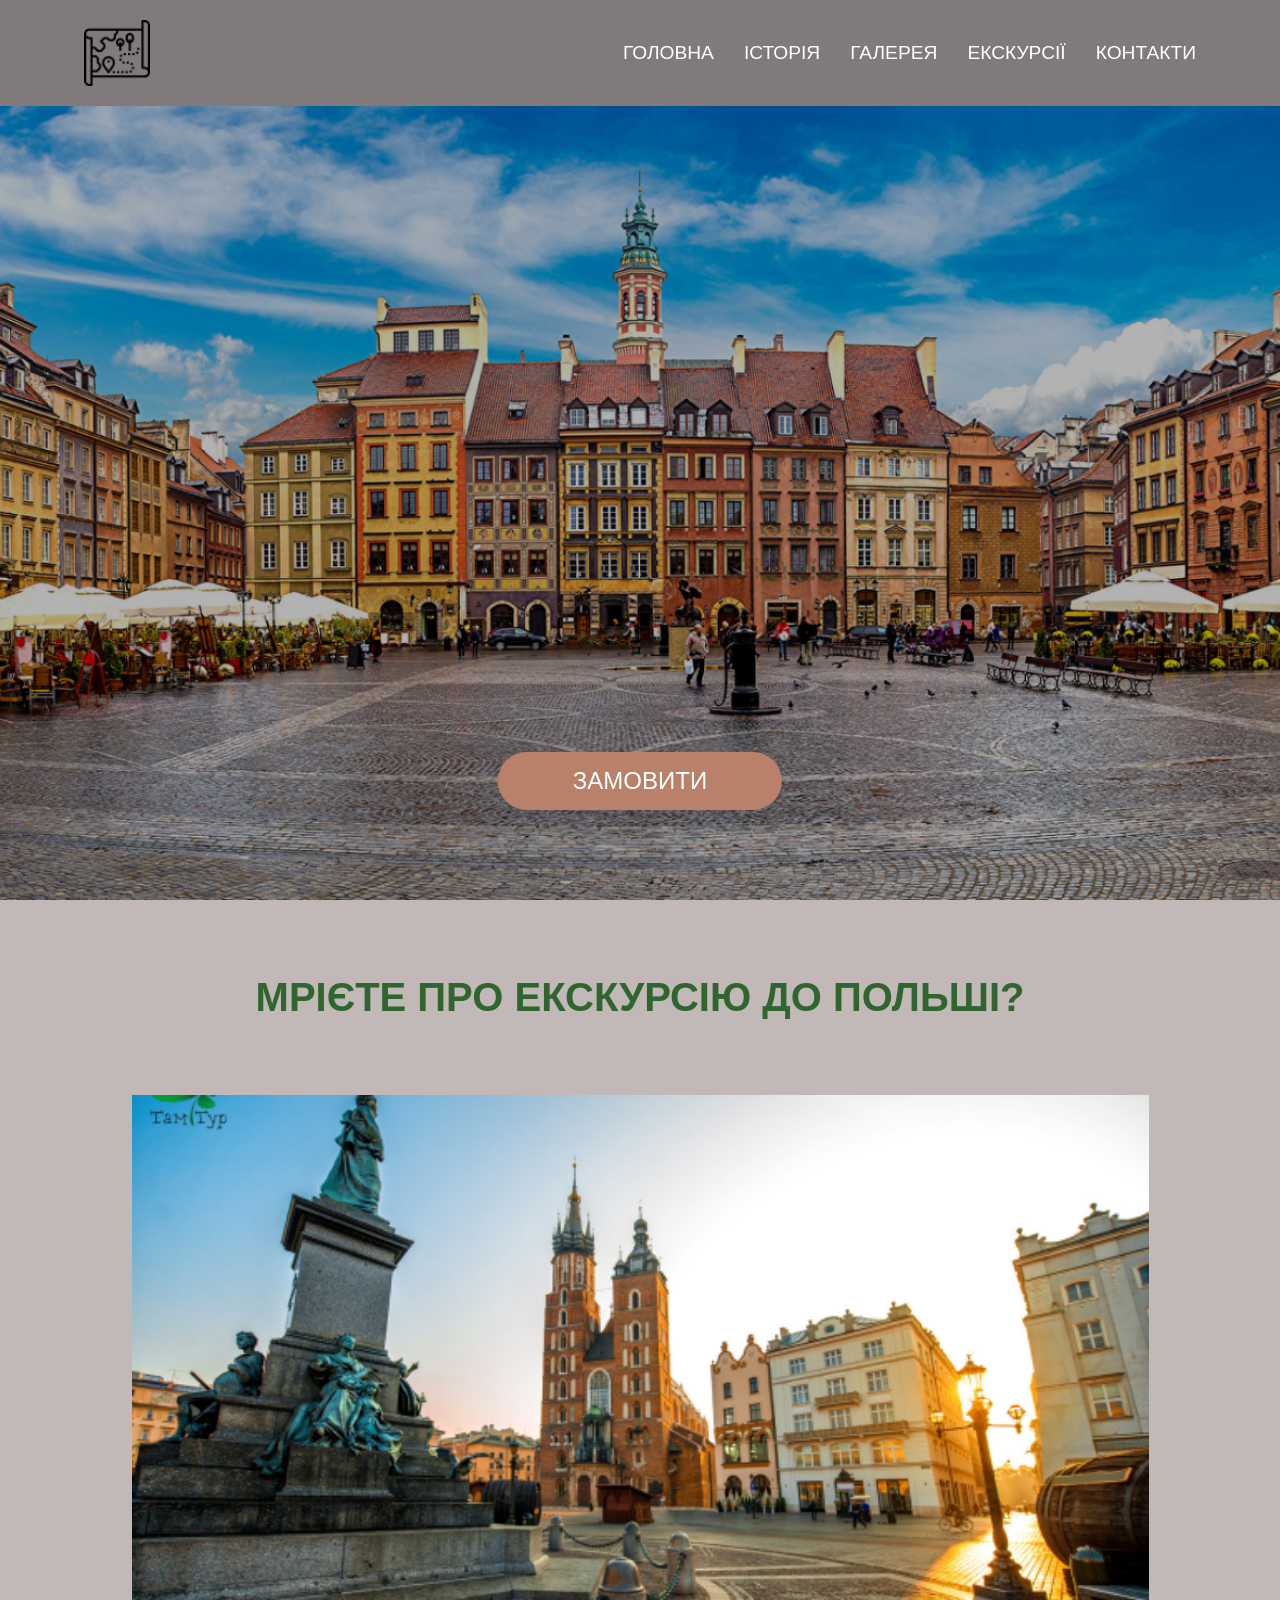
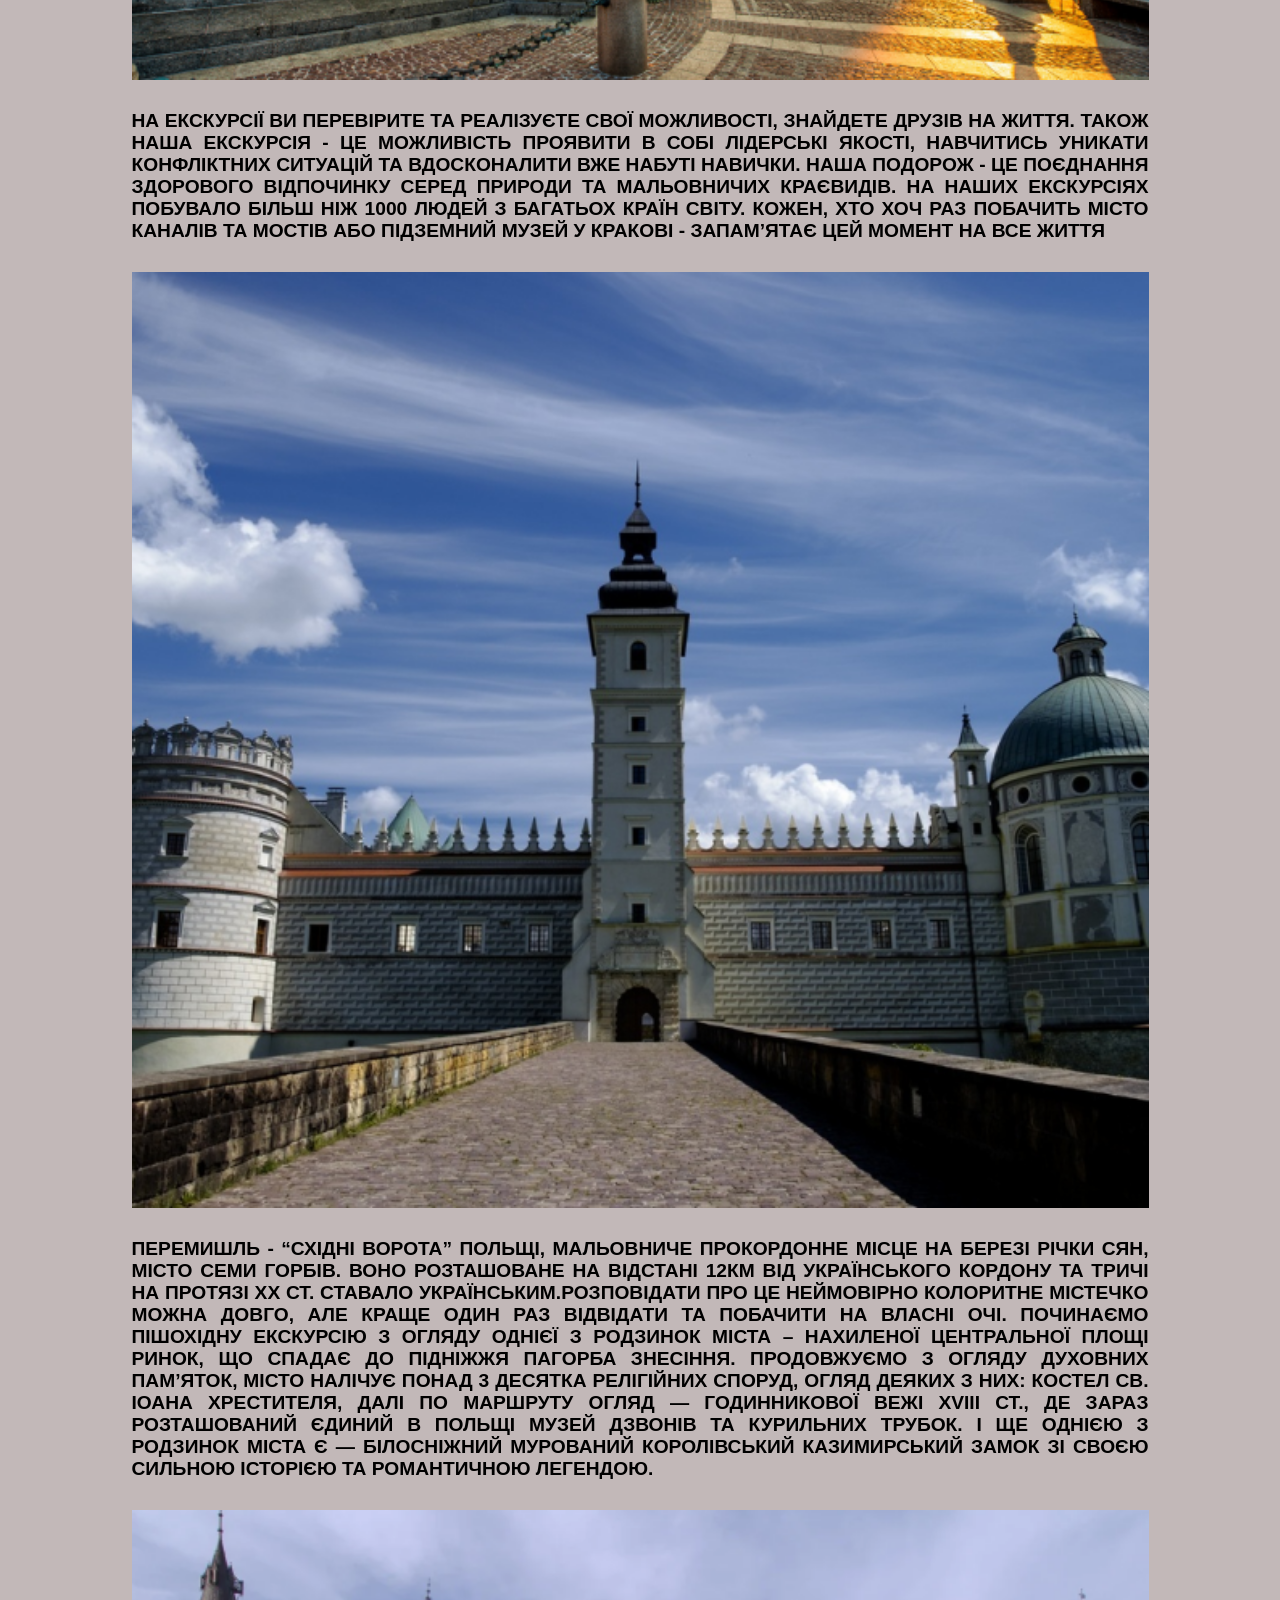
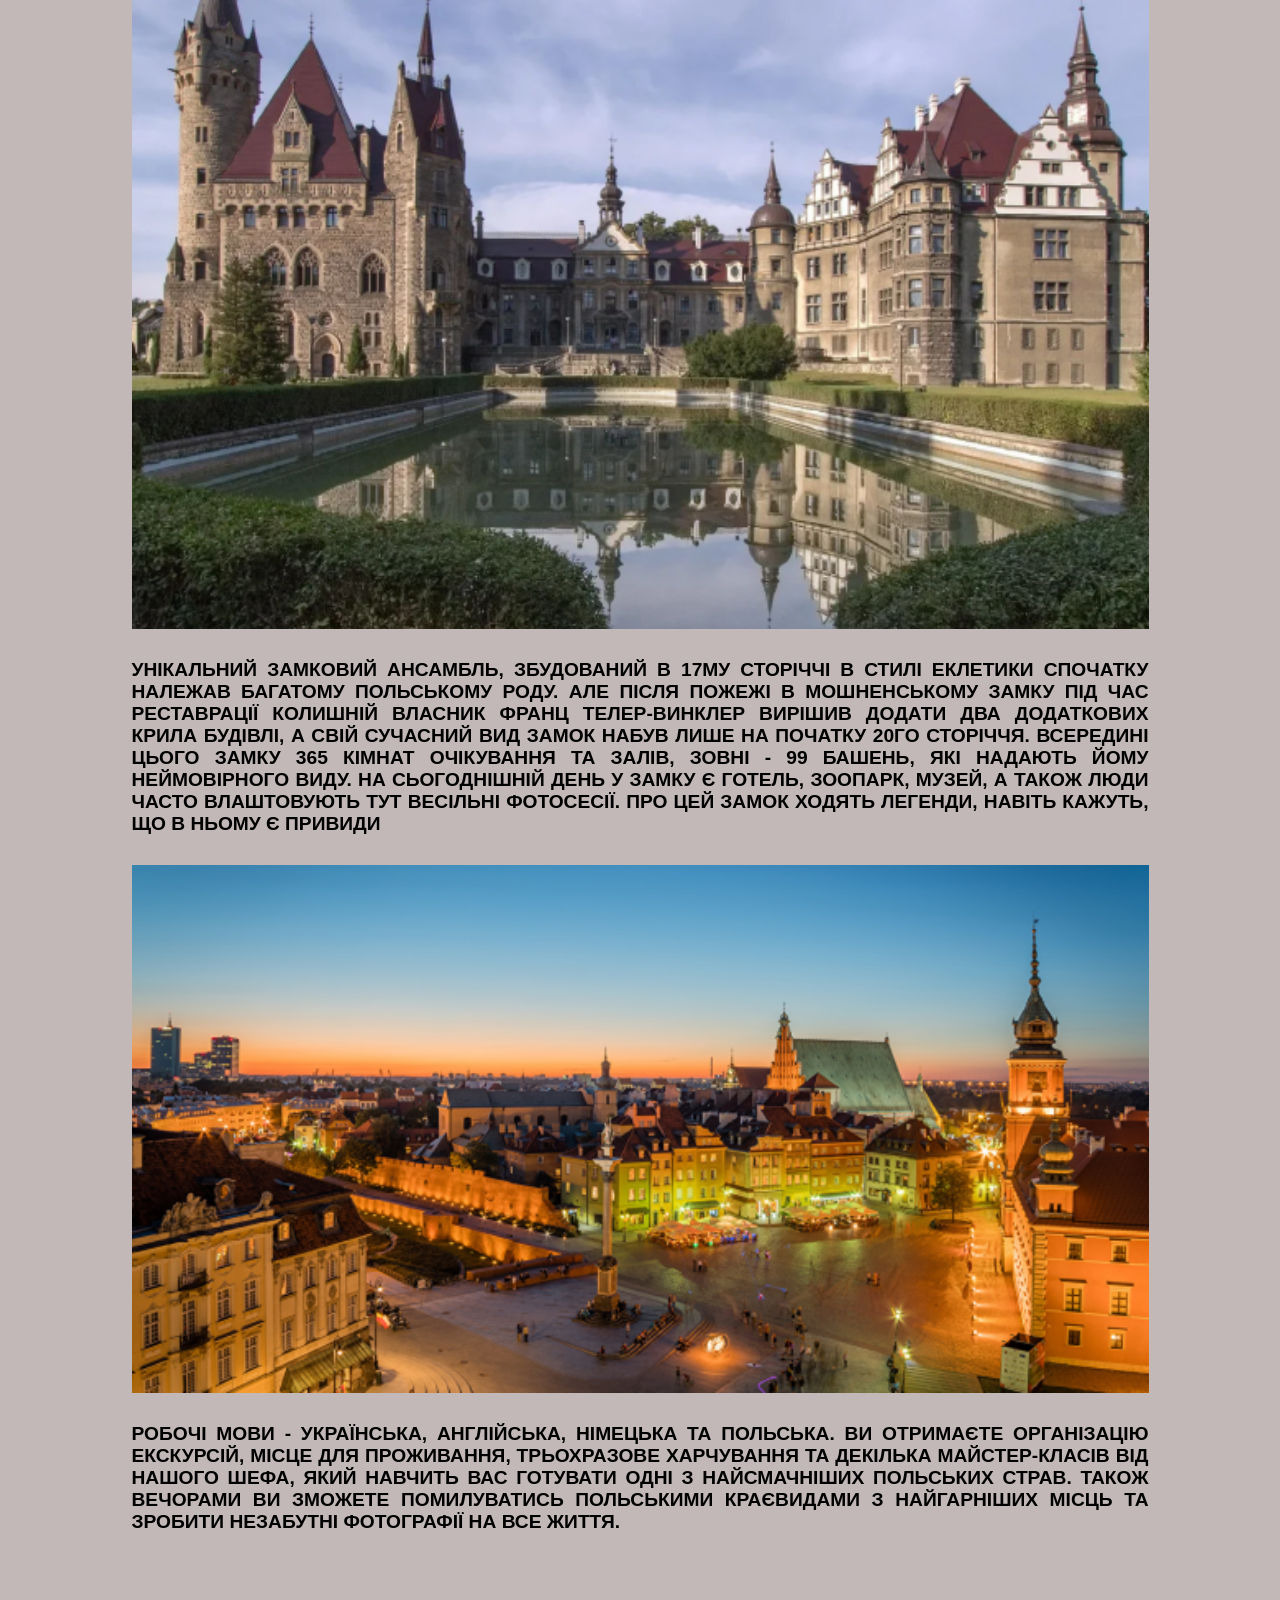
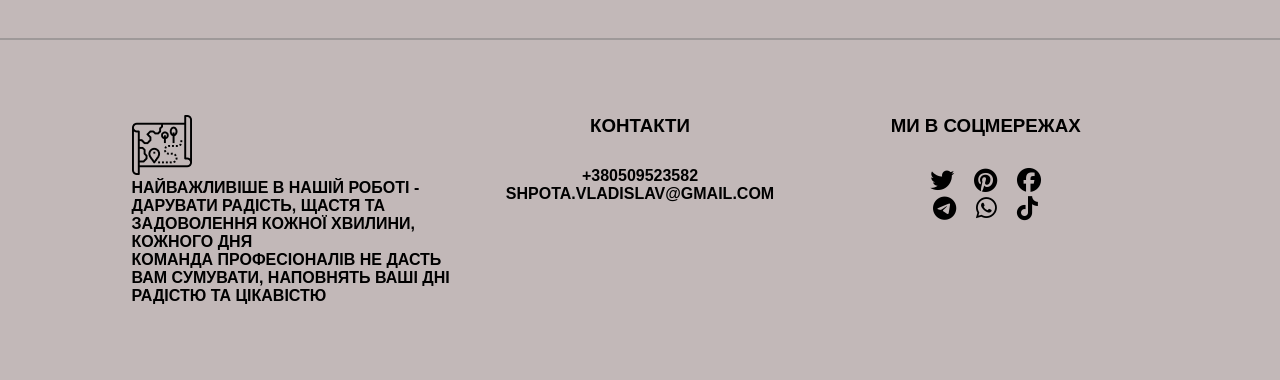
<file: Web/index.html>
<!DOCTYPE html>
<html lang="en">
<head>
    <meta charset="UTF-8">
    <meta http-equiv="X-UA-Compatible" content="IE=edge">
    <meta name="viewport" content="width=device-width, initial-scale=1.0">
    <link rel="stylesheet" href="./src/css/styles.css">
    <link rel="stylesheet" href="https://cdnjs.cloudflare.com/ajax/libs/font-awesome/6.4.0/css/all.min.css" integrity="sha512-iecdLmaskl7CVkqkXNQ/ZH/XLlvWZOJyj7Yy7tcenmpD1ypASozpmT/E0iPtmFIB46ZmdtAc9eNBvH0H/ZpiBw==" crossorigin="anonymous" referrerpolicy="no-referrer" />
    <title>Tachivka - Головна</title>
</head>
<body>
    <header class="header">
        <div class="container">
            <nav class="nav">
                <img src="./src/img/logo.png" alt="">
                <div class="nav__mobile"><i class="fa-solid fa-bars"></i></div>
                <ul class="nav__list">
                    <li class="nav__list-item"><a href="#">Головна</a></li>
                    <li class="nav__list-item"><a href="./history.html">історія</a></li>
                    <li class="nav__list-item"><a href="./gallery.html">Галерея</a></li>
                    <li class="nav__list-item"><a href="./tour.html">Екскурсії</a></li>
                    <li class="nav__list-item"><a href="#footer">Контакти</a></li>
                </ul>
            </nav>
        </div>
    </header>
    <main class="main">
        <section id="hero" class="hero">
            <a href="./tour.html" class="hero__button">Замовити</a>
        </section>

        <section id="home" class="home">
            <div class="container">
                <h2 class="home__title">Мрієте про екскурсію до польші?</h2>
                <div class="home__content">
                    <img src="./src/img/home_1.png" alt="">
                    <div class="home__text">
                        <p class="home__text_description">На екскурсії ви перевірите та реалізуєте свої можливості, знайдете друзів на життя. також наша екскурсія - це можливість проявити в собі лідерські якості, навчитись уникати конфліктних ситуацій та вдосконалити вже набуті навички. Наша подорож - це поєднання здорового відпочинку серед природи та мальовничих краєвидів. на наших екскурсіях побувало більш ніж 1000 людей з багатьох країн світу. Кожен, хто хоч раз побачить місто каналів та мостів або підземний музей у кракові - запам’ятає цей момент на все життя</p>
                    </div>
                </div>
                <div class="home__content">
                    <img src="./src/img/home_2.png" alt="">
                    <div class="home__text">
                        <p class="home__text_description">Перемишль - “Східні ворота” польщі, мальовниче прокордонне місце на березі річки сян, місто семи горбів. Воно розташоване на відстані 12км від українського кордону та тричі на протязі XX ст. ставало українським.Розповідати про це неймовірно колоритне містечко можна довго, але краще один раз відвідати та побачити на власні очі. Починаємо пішохідну екскурсію з огляду однієї з родзинок міста – нахиленої центральної площі Ринок, що спадає до підніжжя пагорба Знесіння. Продовжуємо з огляду духовних пам’яток, місто налічує понад 3 десятка релігійних споруд, огляд деяких з них: костел св. Іоана Хрестителя, далі по маршруту огляд — Годинникової вежі XVIII ст., де зараз розташований єдиний в Польщі музей дзвонів та курильних трубок. І ще однією з родзинок міста є — білосніжний мурований Королівський Казимирський замок зі своєю сильною історією та романтичною легендою.</p>
                    </div>
                </div>
                <div class="home__content">
                    <img src="./src/img/home_3.png" alt="">
                    <div class="home__text">
                        <p class="home__text_description">Унікальний замковий ансамбль, збудований в 17му сторіччі в стилі еклетики спочатку належав багатому польському роду. але після пожежі в мошненському замку під час реставрації колишній власник Франц телер-винклер вирішив додати два додаткових крила будівлі, а свій сучасний вид замок набув лише на початку 20го сторіччя. всередині цього замку 365 кімнат очікування та залів, зовні - 99 башень, які надають йому неймовірного виду. На сьогоднішній день у замку є готель, зоопарк, музей, а також люди часто влаштовують тут весільні фотосесії. про цей замок ходять легенди, навіть кажуть, що в ньому є привиди</p>
                    </div>
                </div>
                <div class="home__content">
                    <img src="./src/img/home_4.png" alt="">
                    <div class="home__text">
                        <p class="home__text_description">робочі мови - українська,  англійська, німецька та польська. ви отримаєте організацію екскурсій, місце для проживання, трьохразове харчування та декілька майстер-класів від нашого шефа, який навчить вас готувати одні з найсмачніших польських страв. Також вечорами ви зможете помилуватись польськими краєвидами з найгарніших місць та зробити незабутні фотографії на все життя.</p>
                    </div>
                </div>
            </div>
        </section>
    </main>
    <hr>
    <footer class="footer" id="footer">
        <div class="container">
            <div class="footer__content footer__content_left">
                <img src="./src/img/logo.png" alt="">
                <p>Найважливіше в нашій роботі - дарувати радість, щастя та задоволення кожної хвилини, кожного дня</p>
                <p>Команда професіоналів не дасть вам сумувати, наповнять ваші дні радістю та цікавістю</p>
            </div>
            <div class="footer__content">
                <h3>Контакти</h3>
                <p>+380509523582</p>
                <p>shpota.vladislav@gmail.com</p>
            </div>
            <div class="footer__content">
                <h3>Ми в соцмережах</h3>
                <div class="footer__social_list">
                    <div class="footer__social">
                        <a href="#"><i class="fa-brands fa-twitter"></i></a>
                        <a href="#"><i class="fa-brands fa-pinterest"></i></a>
                        <a href="#"><i class="fa-brands fa-facebook"></i></a>
                    </div>
                    <div class="footer__social">
                        <a href="#"><i class="fa-brands fa-telegram"></i></a>
                        <a href="#"><i class="fa-brands fa-whatsapp"></i></a>
                        <a href="#"><i class="fa-brands fa-tiktok"></i></a>
                    </div>
                </div>
            </div>
        </div>
    </footer>

    <script src="./src/js/main.js"></script>
</body>
</html>
</file>
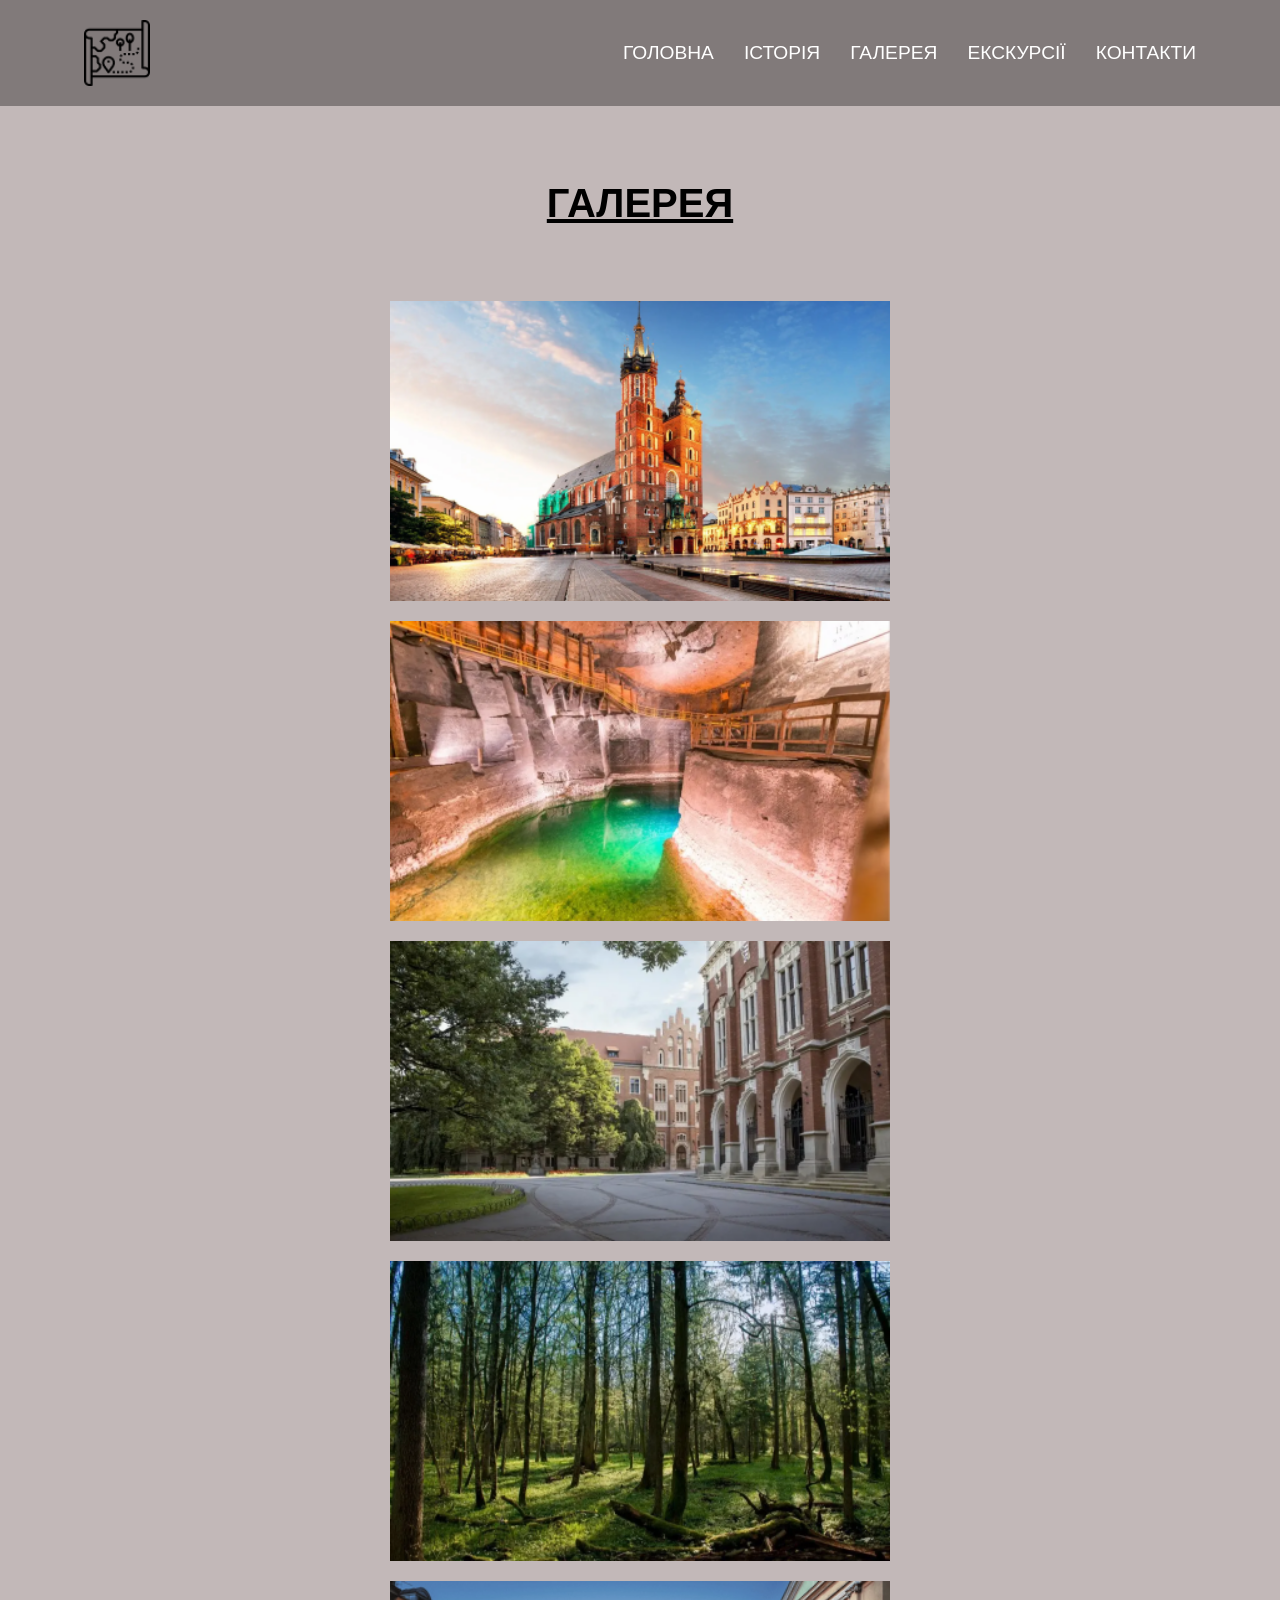
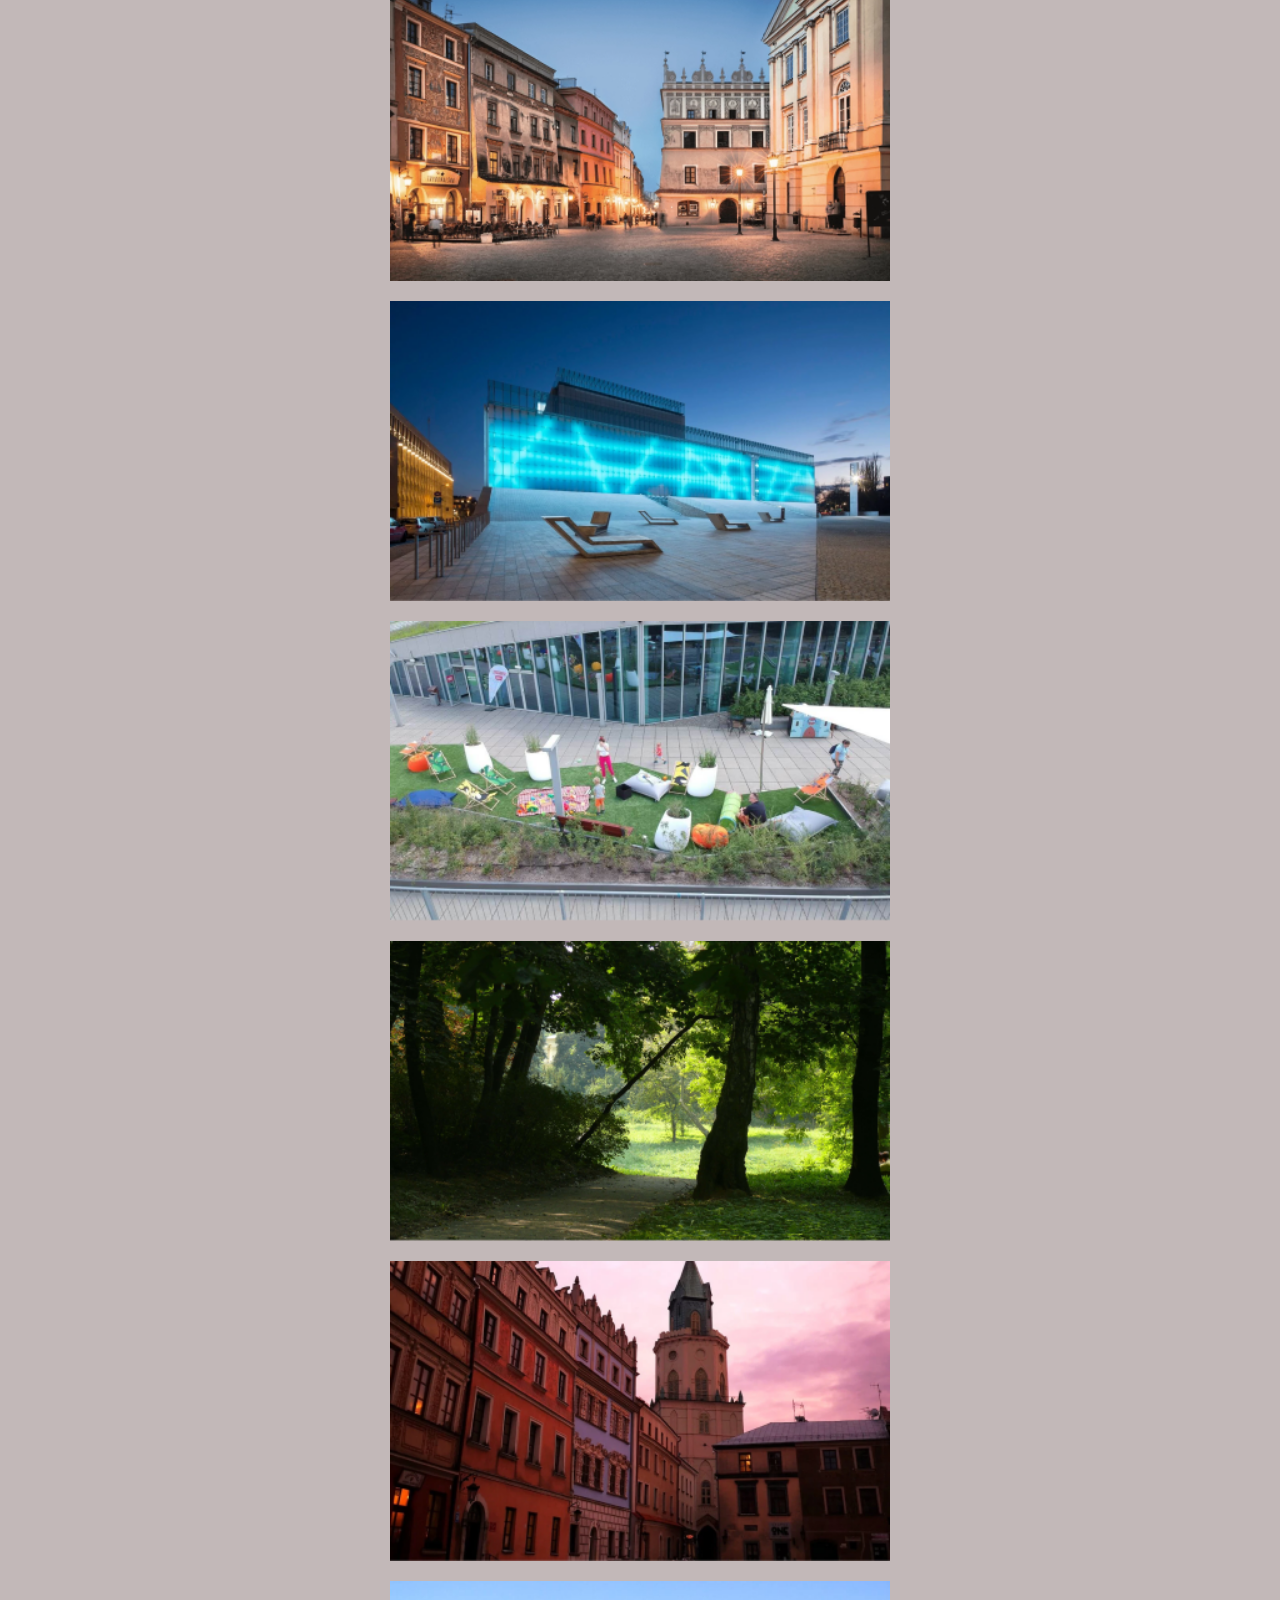
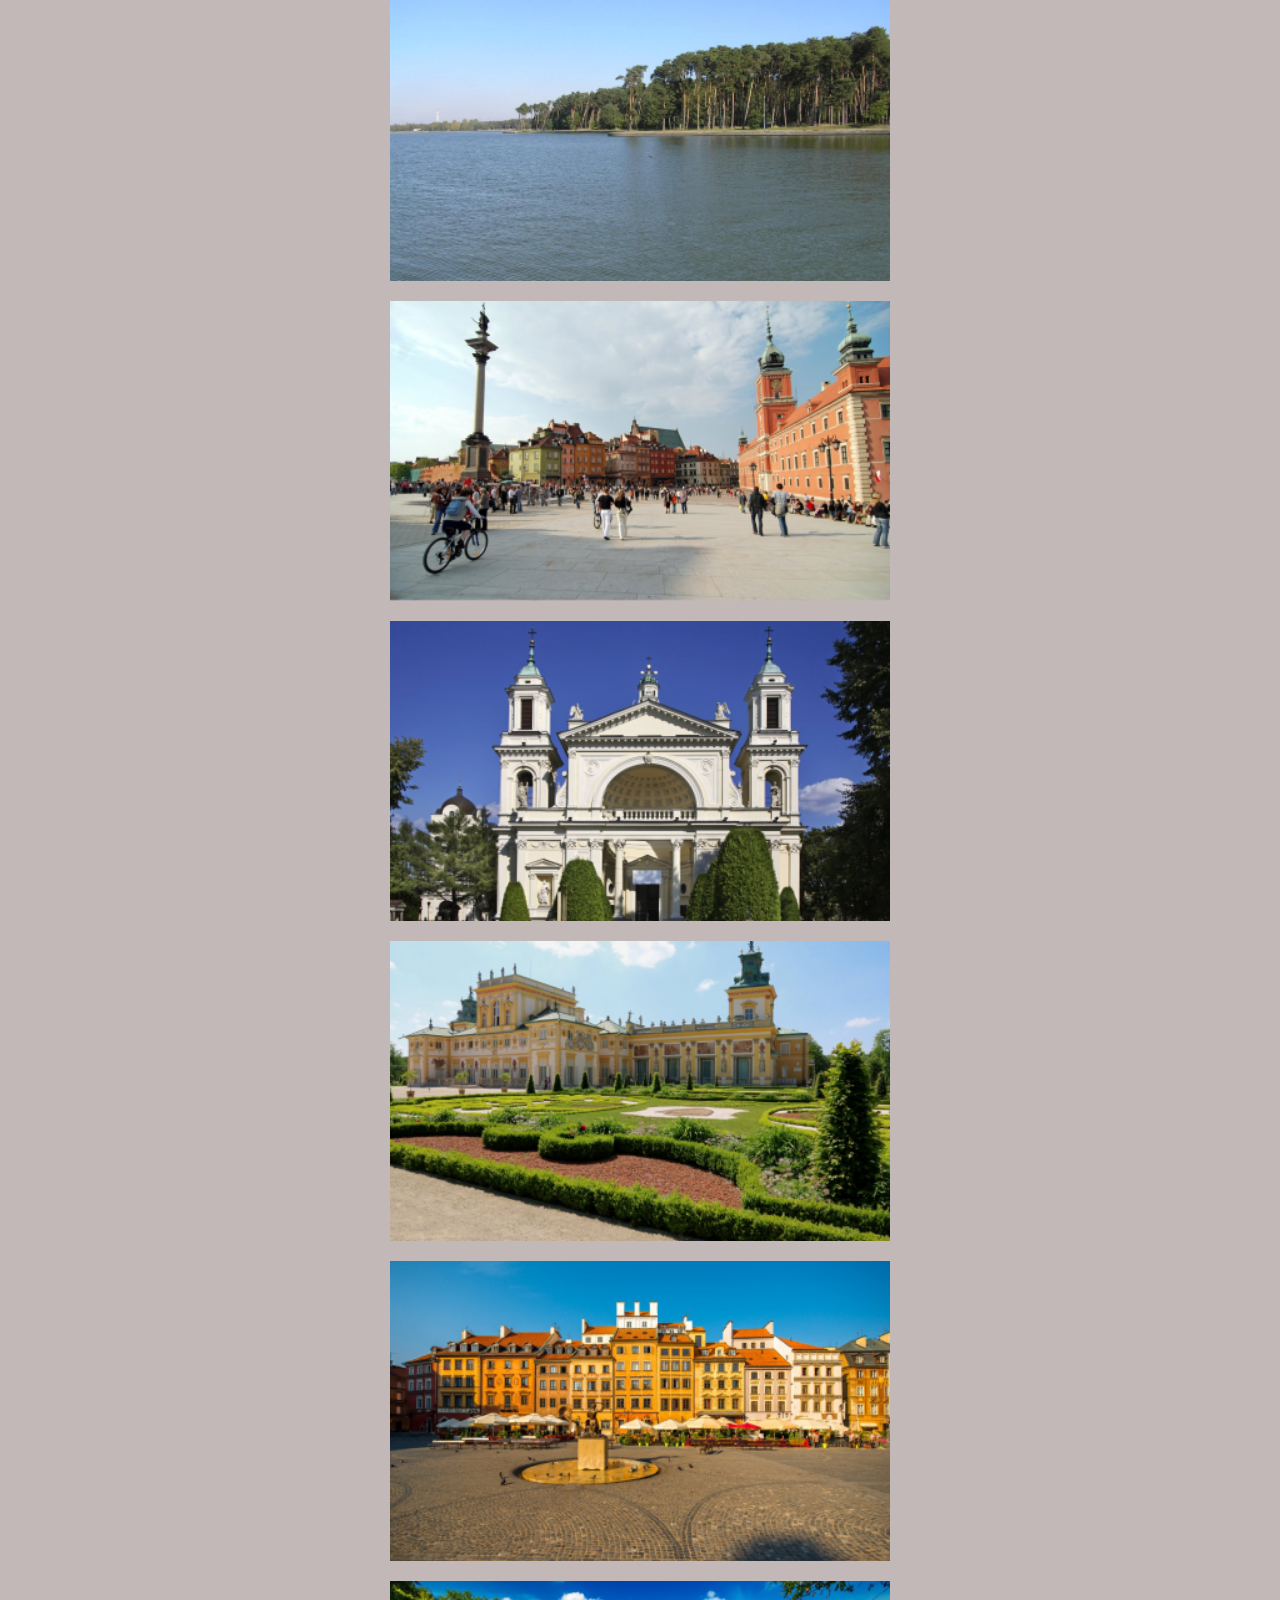
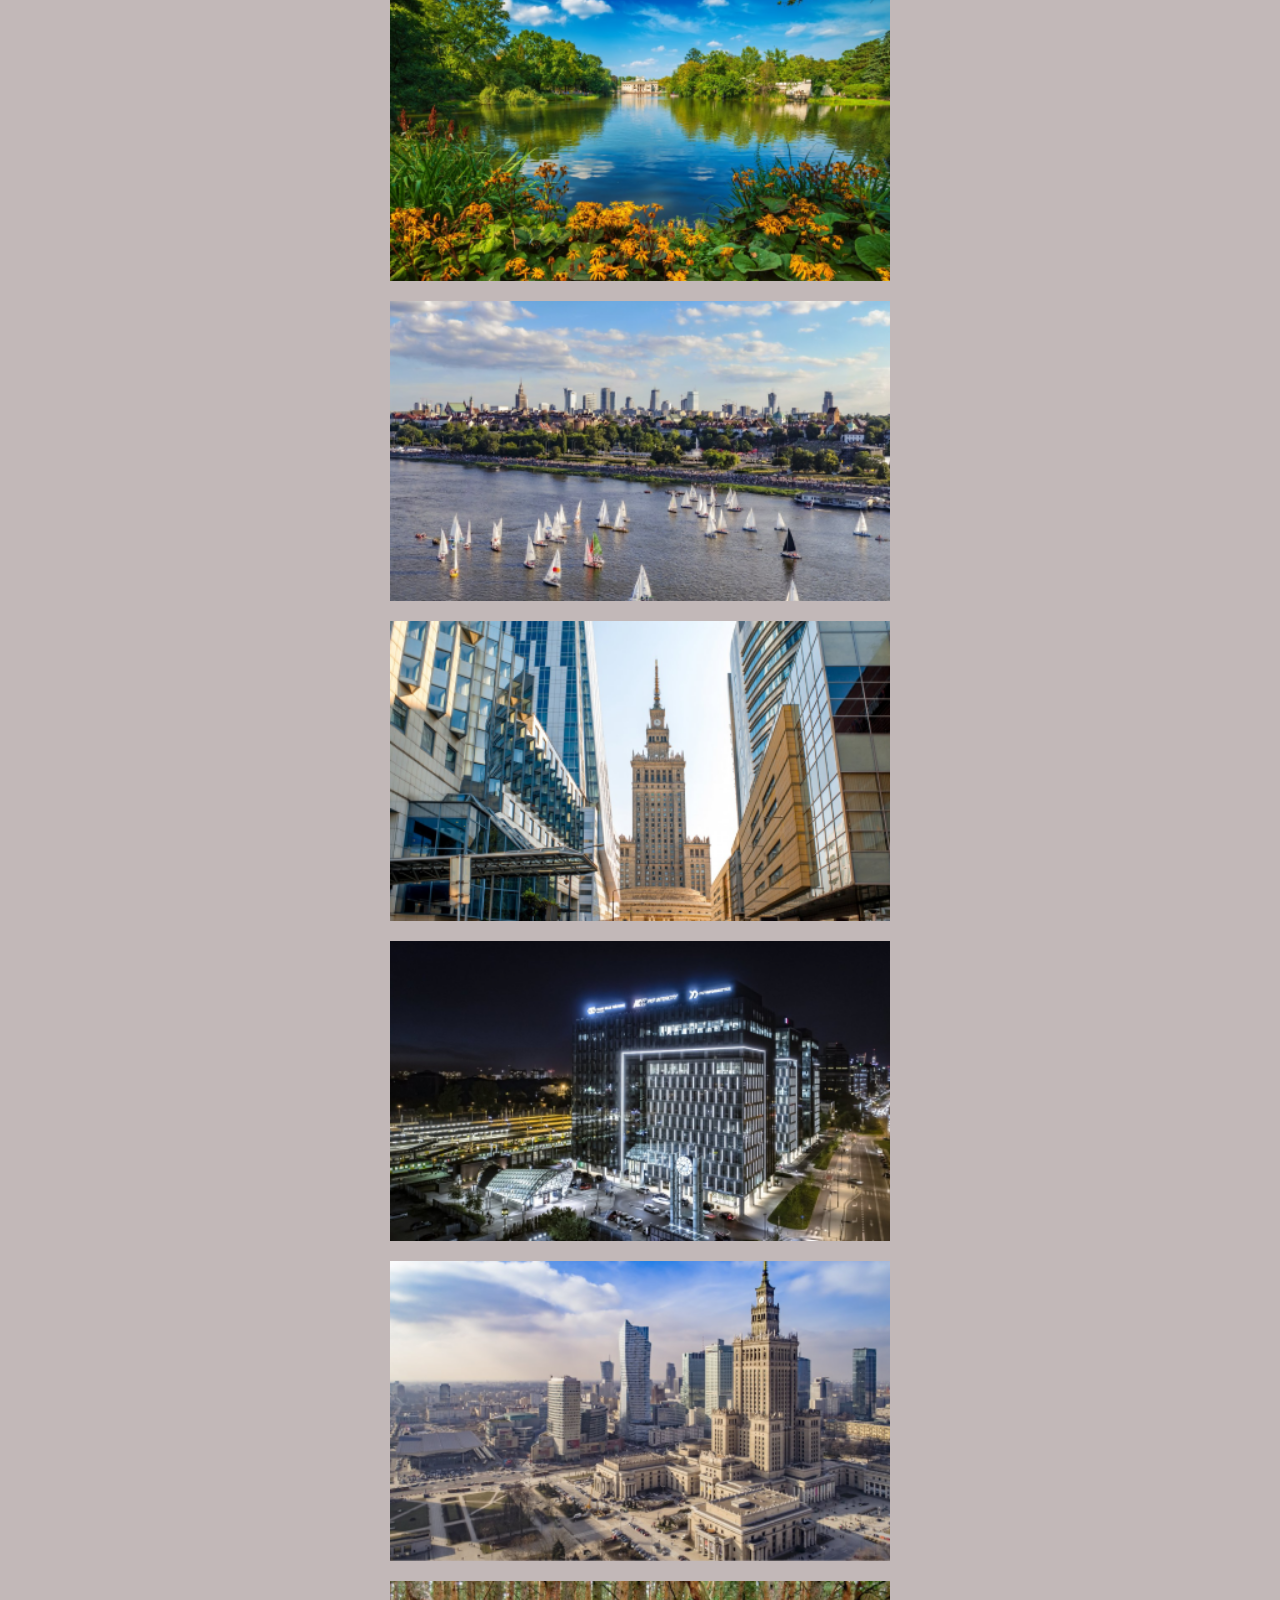
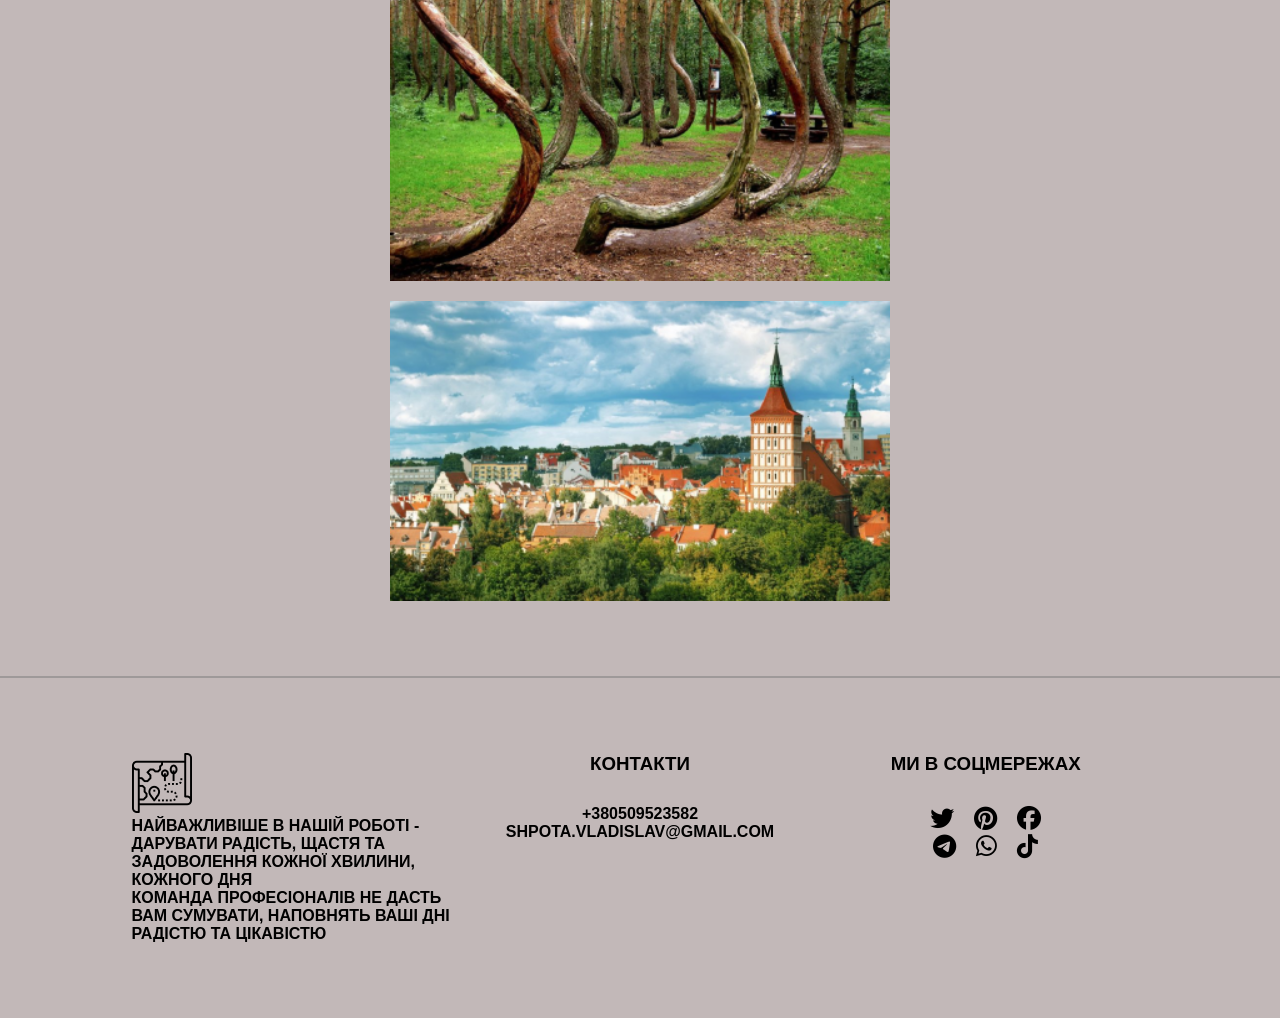
<file: Web/gallery.html>
<!DOCTYPE html>
<html lang="en">
<head>
    <meta charset="UTF-8">
    <meta http-equiv="X-UA-Compatible" content="IE=edge">
    <meta name="viewport" content="width=device-width, initial-scale=1.0">
    <link rel="stylesheet" href="./src/css/styles.css">
    <link rel="stylesheet" href="https://cdnjs.cloudflare.com/ajax/libs/font-awesome/6.4.0/css/all.min.css" integrity="sha512-iecdLmaskl7CVkqkXNQ/ZH/XLlvWZOJyj7Yy7tcenmpD1ypASozpmT/E0iPtmFIB46ZmdtAc9eNBvH0H/ZpiBw==" crossorigin="anonymous" referrerpolicy="no-referrer" />
    <title>Tachivka - Галерея</title>
</head>
<body>
    <header class="header">
        <div class="container">
            <nav class="nav">
                <img src="./src/img/logo.png" alt="">
                <div class="nav__mobile"><i class="fa-solid fa-bars"></i></div>
                <ul class="nav__list">
                    <li class="nav__list-item"><a href="./index.html">Головна</a></li>
                    <li class="nav__list-item"><a href="./history.html">історія</a></li>
                    <li class="nav__list-item"><a href="#">Галерея</a></li>
                    <li class="nav__list-item"><a href="./tour.html">Екскурсії</a></li>
                    <li class="nav__list-item"><a href="#footer">Контакти</a></li>
                </ul>
            </nav>
        </div>
    </header>
    <main class="main">
        <section class="gallery" id="gallery">
            <div class="container">
                <h2 class="gallery__title">Галерея</h2>
                <div class="gallery__content">
                    <div class="gallery__img_list">
                        <img src="./src/img/gallery_1.png" alt="">
                        <img src="./src/img/gallery_2.png" alt="">
                        <img src="./src/img/gallery_3.png" alt="">
                        <img src="./src/img/gallery_4.png" alt="">
                        <img src="./src/img/gallery_5.png" alt="">
                        <img src="./src/img/gallery_6.png" alt="">
                        <img src="./src/img/gallery_7.png" alt="">
                        <img src="./src/img/gallery_8.png" alt="">
                        <img src="./src/img/gallery_9.png" alt="">
                        <img src="./src/img/gallery_10.png" alt="">
                        <img src="./src/img/gallery_11.png" alt="">
                        <img src="./src/img/gallery_12.png" alt="">
                        <img src="./src/img/gallery_13.png" alt="">
                        <img src="./src/img/gallery_14.png" alt="">
                        <img src="./src/img/gallery_15.png" alt="">
                        <img src="./src/img/gallery_16.png" alt="">
                        <img src="./src/img/gallery_17.png" alt="">
                        <img src="./src/img/gallery_18.png" alt="">
                        <img src="./src/img/gallery_19.png" alt="">
                        <img src="./src/img/gallery_20.png" alt="">
                        <img src="./src/img/gallery_21.png" alt="">
                    </div>
                </div>
            </div>
        </section>
    </main>
    <hr>
    <footer class="footer" id="footer">
        <div class="container">
            <div class="footer__content footer__content_left">
                <img src="./src/img/logo.png" alt="">
                <p>Найважливіше в нашій роботі - дарувати радість, щастя та задоволення кожної хвилини, кожного дня</p>
                <p>Команда професіоналів не дасть вам сумувати, наповнять ваші дні радістю та цікавістю</p>
            </div>
            <div class="footer__content">
                <h3>Контакти</h3>
                <p>+380509523582</p>
                <p>shpota.vladislav@gmail.com</p>
            </div>
            <div class="footer__content">
                <h3>Ми в соцмережах</h3>
                <div class="footer__social_list">
                    <div class="footer__social">
                        <a href="#"><i class="fa-brands fa-twitter"></i></a>
                        <a href="#"><i class="fa-brands fa-pinterest"></i></a>
                        <a href="#"><i class="fa-brands fa-facebook"></i></a>
                    </div>
                    <div class="footer__social">
                        <a href="#"><i class="fa-brands fa-telegram"></i></a>
                        <a href="#"><i class="fa-brands fa-whatsapp"></i></a>
                        <a href="#"><i class="fa-brands fa-tiktok"></i></a>
                    </div>
                </div>
            </div>
        </div>
    </footer>

    <script src="./src/js/main.js"></script>
</body>
</html>
</file>
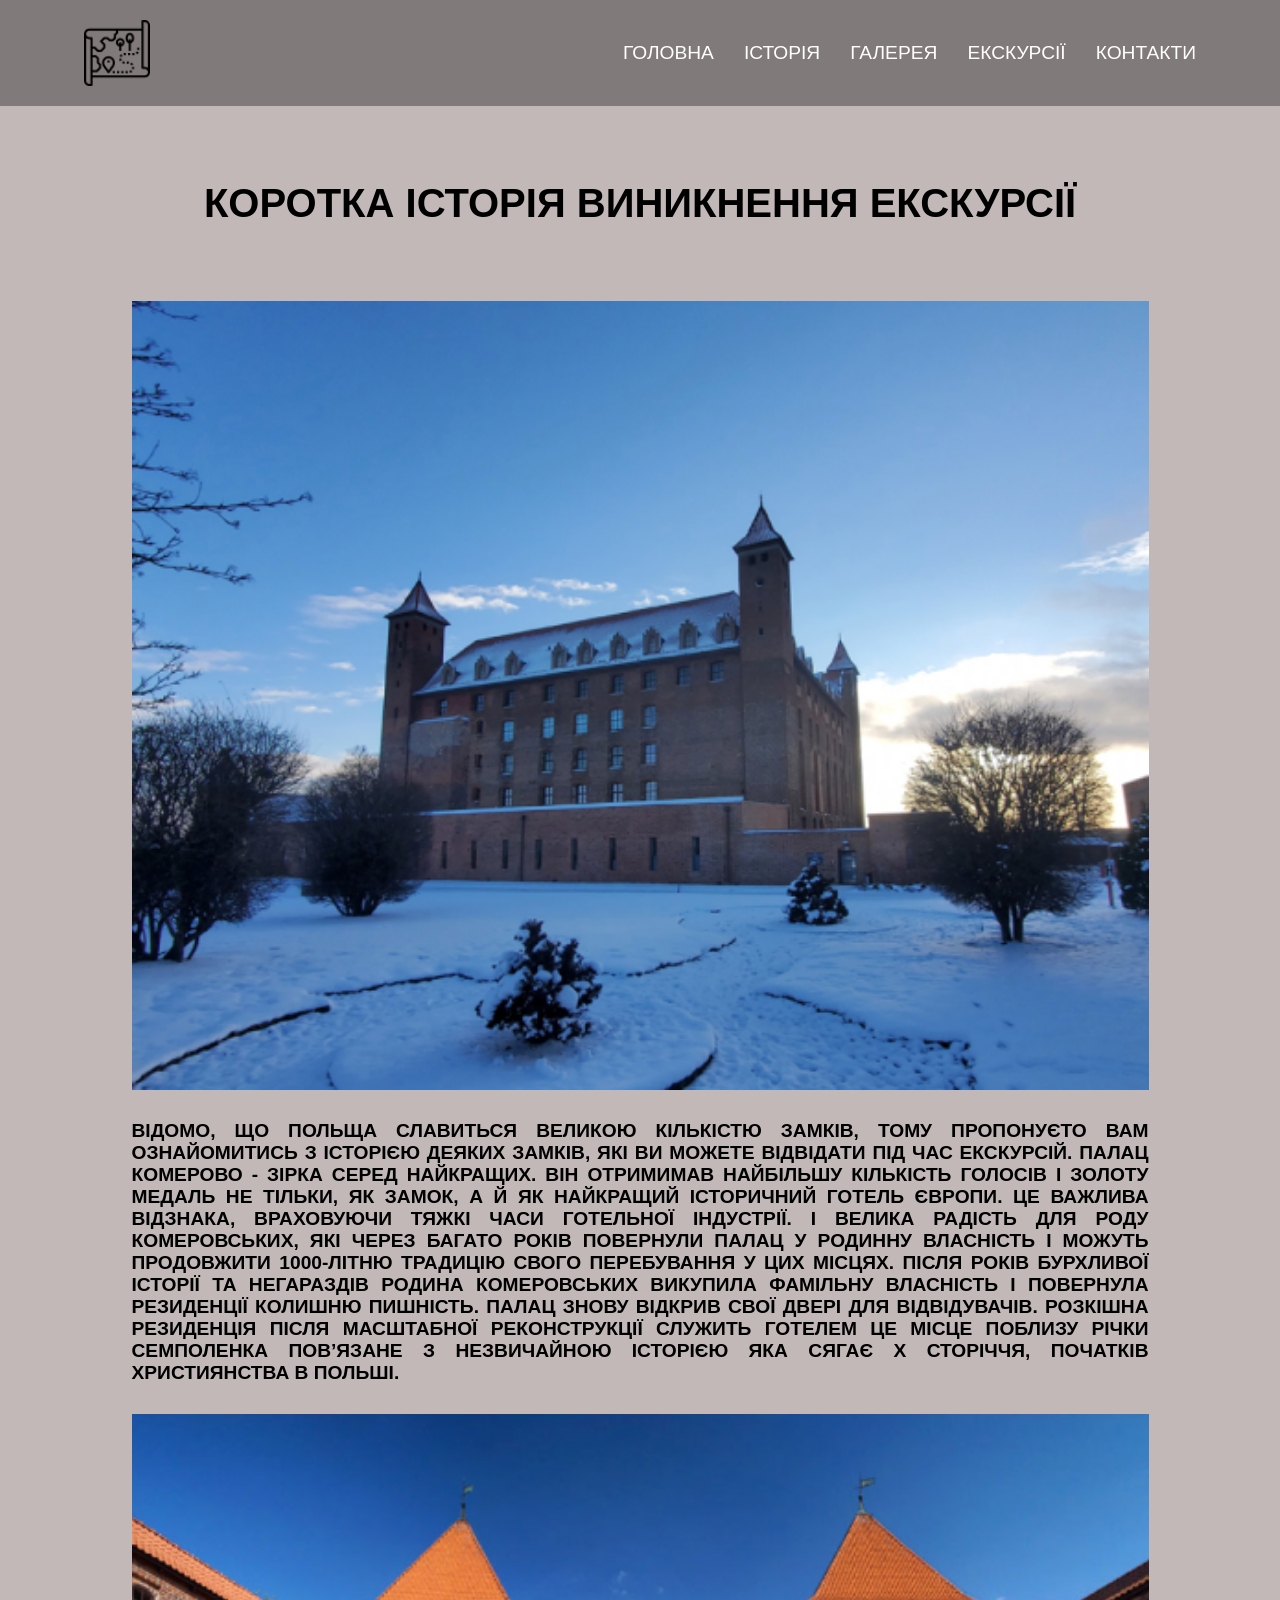
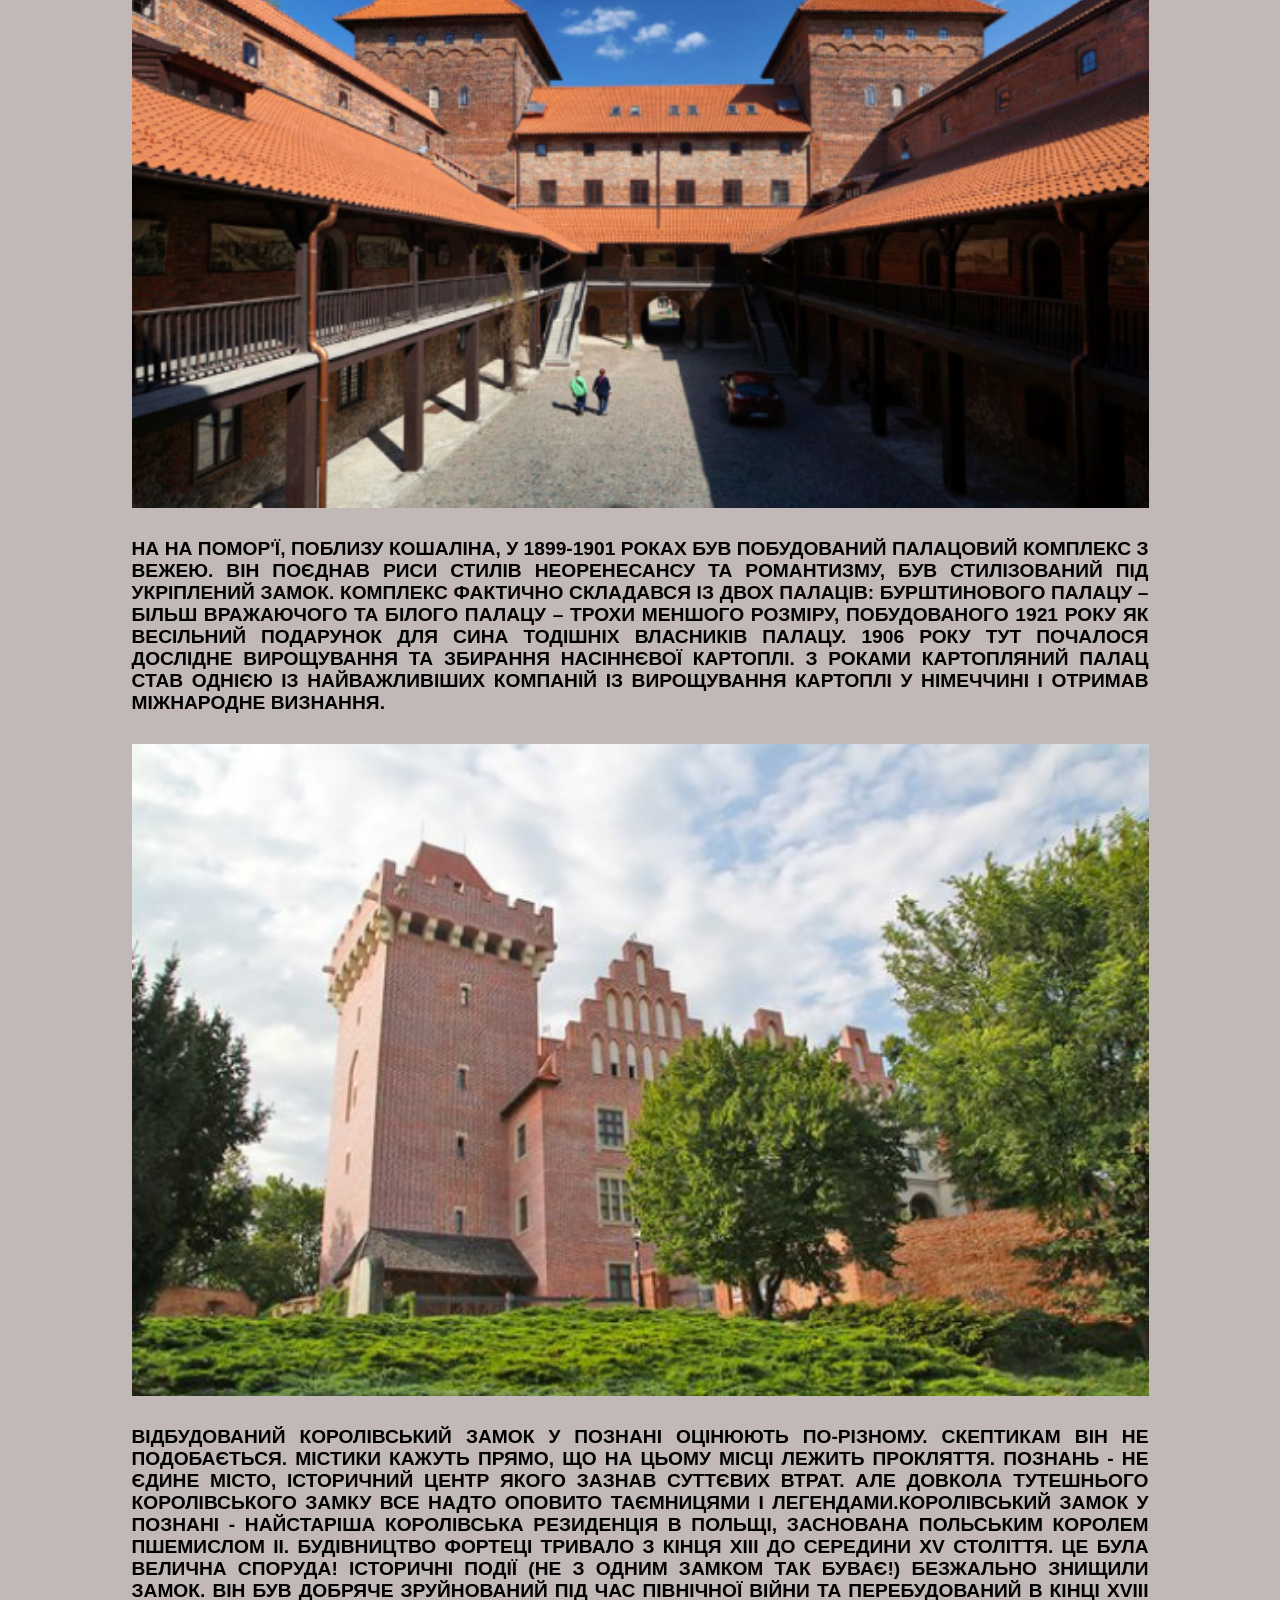
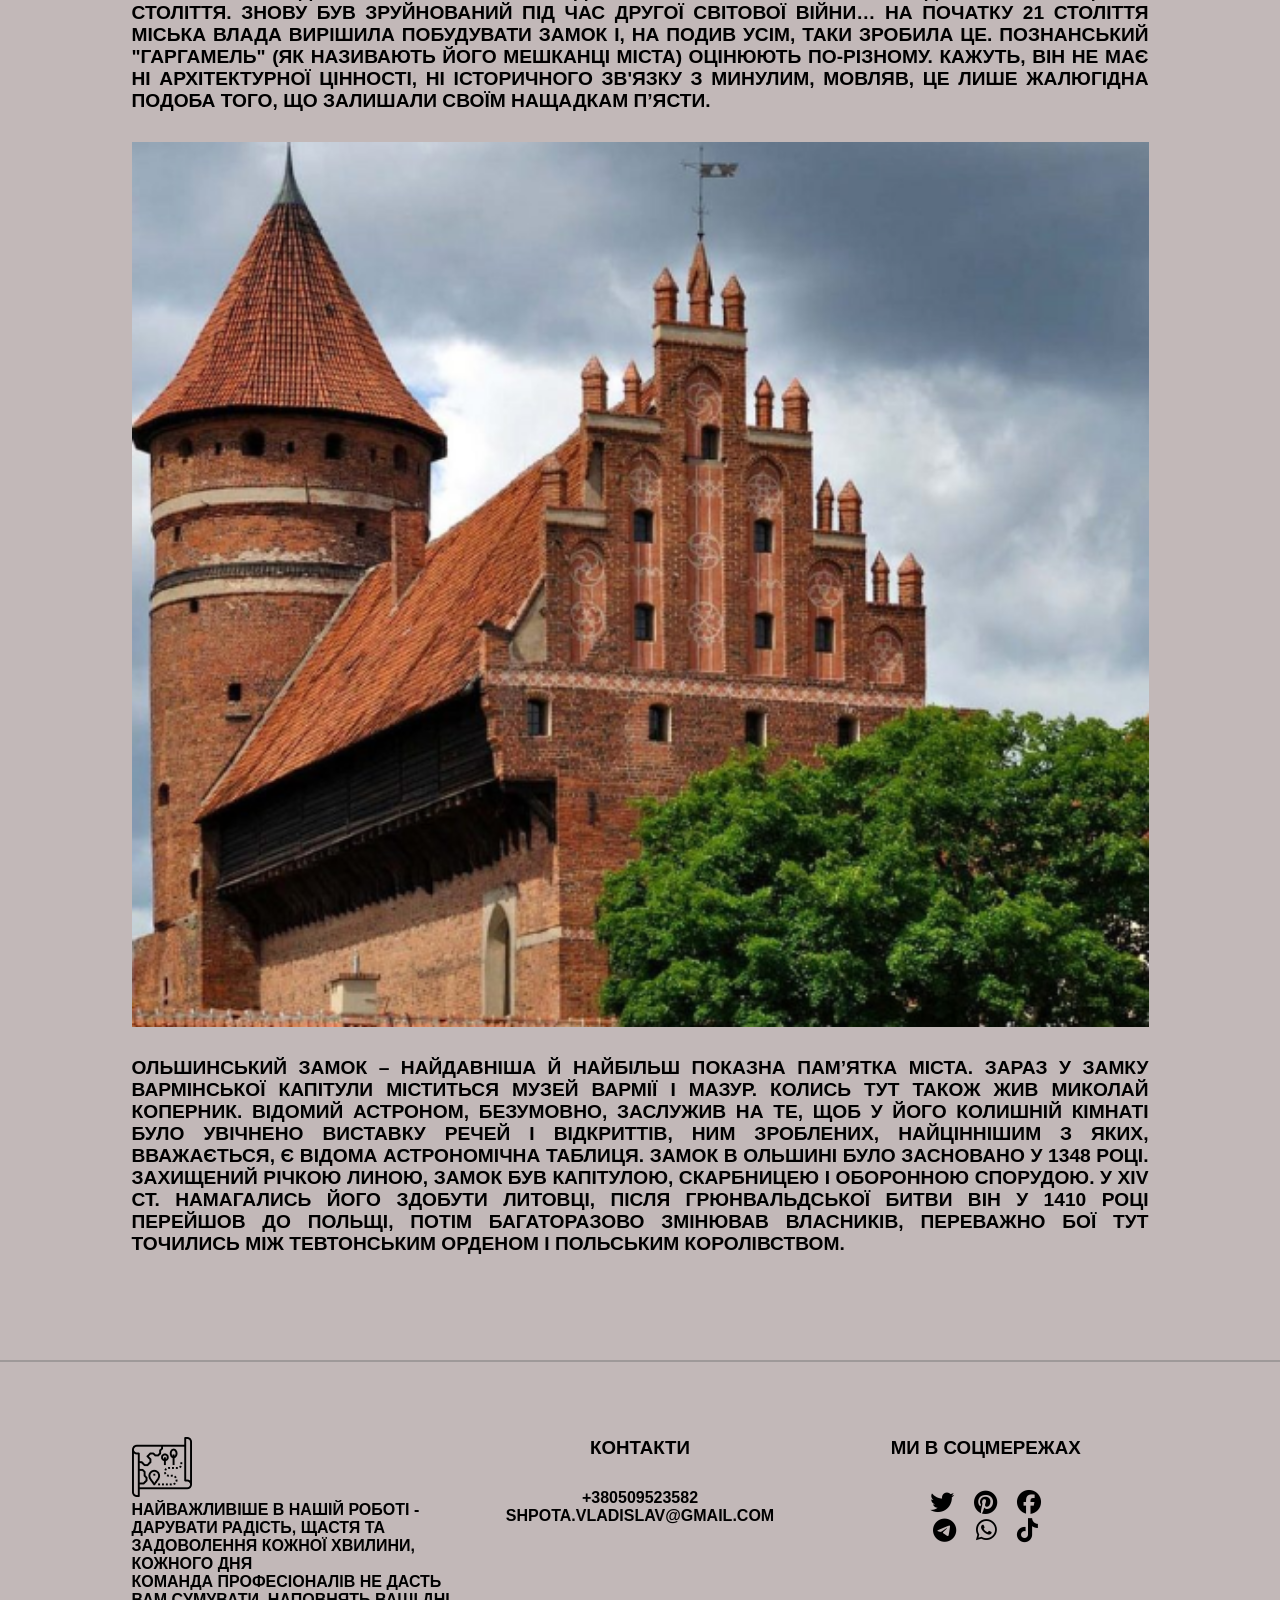
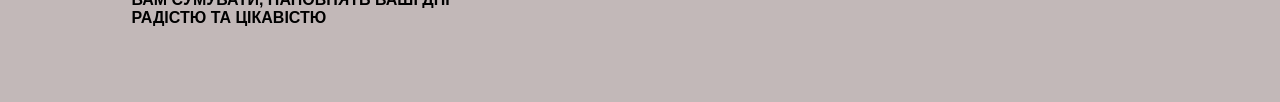
<file: Web/history.html>
<!DOCTYPE html>
<html lang="en">
<head>
    <meta charset="UTF-8">
    <meta http-equiv="X-UA-Compatible" content="IE=edge">
    <meta name="viewport" content="width=device-width, initial-scale=1.0">
    <link rel="stylesheet" href="./src/css/styles.css">
    <link rel="stylesheet" href="https://cdnjs.cloudflare.com/ajax/libs/font-awesome/6.4.0/css/all.min.css" integrity="sha512-iecdLmaskl7CVkqkXNQ/ZH/XLlvWZOJyj7Yy7tcenmpD1ypASozpmT/E0iPtmFIB46ZmdtAc9eNBvH0H/ZpiBw==" crossorigin="anonymous" referrerpolicy="no-referrer" />
    <title>Tachivka - Iсторія</title>
</head>
<body>
    <header class="header">
        <div class="container">
            <nav class="nav">
                <img src="./src/img/logo.png" alt="">
                <div class="nav__mobile"><i class="fa-solid fa-bars"></i></div>
                <ul class="nav__list">
                    <li class="nav__list-item"><a href="./index.html">Головна</a></li>
                    <li class="nav__list-item"><a href="#">історія</a></li>
                    <li class="nav__list-item"><a href="./gallery.html">Галерея</a></li>
                    <li class="nav__list-item"><a href="./tour.html">Екскурсії</a></li>
                    <li class="nav__list-item"><a href="#footer">Контакти</a></li>
                </ul>
            </nav>
        </div>
    </header>
    <div class="main">
        <section class="history" id="history">
            <div class="container">
                <h2 class="history__title">Коротка історія виникнення екскурсії</h2>
                <div class="history__content">
                    <img src="./src/img/history_1.png" alt="">
                    <div class="history__text">
                        <p class="history__text_description">Відомо, що польща славиться великою кількістю замків, тому пропонуєто вам ознайомитись з історією деяких замків, які ви можете відвідати під час екскурсій.
                        Палац Комерово - зірка серед найкращих. він отримимав найбільшу кількість голосів і золоту медаль не тільки, як замок, а й як найкращий історичний готель європи. Це важлива відзнака, враховуючи тяжкі часи готельної індустрії. І велика радість для роду Комеровських, які через багато років повернули палац у родинну власність і можуть продовжити 1000-літню традицію свого перебування у цих місцях.
                        Після років бурхливої історії та негараздів родина Комеровських викупила фамільну власність і повернула резиденції колишню пишність. Палац знову відкрив свої двері для відвідувачів.
                        Розкішна резиденція після масштабної реконструкції служить готелем Це місце поблизу річки Семполенка пов’язане з незвичайною історією яка сягає Х сторіччя, початків християнства в польші.</p>
                    </div>
                </div>
                <div class="history__content">
                    <img src="./src/img/history_2.png" alt="">
                    <div class="history__text">
                        <p class="history__text_description">На На Помор'ї, поблизу Кошаліна, у 1899-1901 роках був побудований палацовий комплекс з вежею. Він поєднав риси стилів неоренесансу та романтизму, був стилізований під укріплений замок.
                        Комплекс фактично складався із двох палаців: Бурштинового палацу – більш вражаючого та Білого палацу – трохи меншого розміру, побудованого 1921 року як весільний подарунок для сина тодішніх власників палацу. 1906 року тут почалося дослідне вирощування та збирання насіннєвої картоплі. З роками картопляний палац став однією із найважливіших компаній із вирощування картоплі у Німеччині і отримав міжнародне визнання.</p>
                    </div>
                </div>
                <div class="history__content">
                    <img src="./src/img/history_3.png" alt="">
                    <div class="history__text">
                        <p class="history__text_description">Відбудований Королівський замок у Познані оцінюють по-різному. Скептикам він не подобається. Містики кажуть прямо, що на цьому місці лежить прокляття.
                        Познань - не єдине місто, історичний центр якого зазнав суттєвих втрат. Але довкола тутешнього Королівського замку все надто оповито таємницями і легендами.Королівський замок у Познані - найстаріша королівська резиденція в Польщі, заснована польським королем Пшемислом II. Будівництво фортеці тривало з кінця XIII до середини XV століття. Це була велична споруда!
                        Історичні події (не з одним замком так буває!) безжально знищили замок. Він був добряче зруйнований під час Північної війни та перебудований в кінці XVIII століття. Знову був зруйнований під час Другої світової війни… На початку 21 століття міська влада вирішила побудувати замок і, на подив усім, таки зробила це. Познанський "Гаргамель" (як називають його мешканці міста) оцінюють по-різному. Кажуть, він не має ні архітектурної цінності, ні історичного зв'язку з минулим, мовляв, це лише жалюгідна подоба того, що залишали своїм нащадкам П’ясти.</p>
                    </div>
                </div>
                <div class="history__content">
                    <img src="./src/img/history_4.png" alt="">
                    <div class="history__text">
                        <p class="history__text_description">Ольшинський Замок – найдавніша й найбільш показна пам’ятка міста. Зараз у замку Вармінської капітули  міститься Музей Вармії і Мазур.
                            Колись тут також жив Миколай Коперник. Відомий астроном, безумовно, заслужив на те, щоб у його колишній кімнаті було увічнено виставку речей і відкриттів, ним зроблених, найціннішим з яких, вважається, є відома астрономічна таблиця.
                            Замок в Ольшині було засновано у 1348 році. Захищений річкою Линою, замок був Капітулою, скарбницею і оборонною спорудою. У XIV ст. намагались його здобути литовці, після Грюнвальдської битви він у 1410 році перейшов до Польщі, потім багаторазово змінював власників, переважно бої тут точились між Тевтонським орденом і Польським Королівством.</p>
                    </div>
                </div>
            </div>
        </section>
    </div>
    <hr>
    <footer class="footer" id="footer">
        <div class="container">
            <div class="footer__content footer__content_left">
                <img src="./src/img/logo.png" alt="">
                <p>Найважливіше в нашій роботі - дарувати радість, щастя та задоволення кожної хвилини, кожного дня</p>
                <p>Команда професіоналів не дасть вам сумувати, наповнять ваші дні радістю та цікавістю</p>
            </div>
            <div class="footer__content">
                <h3>Контакти</h3>
                <p>+380509523582</p>
                <p>shpota.vladislav@gmail.com</p>
            </div>
            <div class="footer__content">
                <h3>Ми в соцмережах</h3>
                <div class="footer__social_list">
                    <div class="footer__social">
                        <a href="#"><i class="fa-brands fa-twitter"></i></a>
                        <a href="#"><i class="fa-brands fa-pinterest"></i></a>
                        <a href="#"><i class="fa-brands fa-facebook"></i></a>
                    </div>
                    <div class="footer__social">
                        <a href="#"><i class="fa-brands fa-telegram"></i></a>
                        <a href="#"><i class="fa-brands fa-whatsapp"></i></a>
                        <a href="#"><i class="fa-brands fa-tiktok"></i></a>
                    </div>
                </div>
            </div>
        </div>
    </footer>

    <script src="./src/js/main.js"></script>
</body>
</html>
</file>
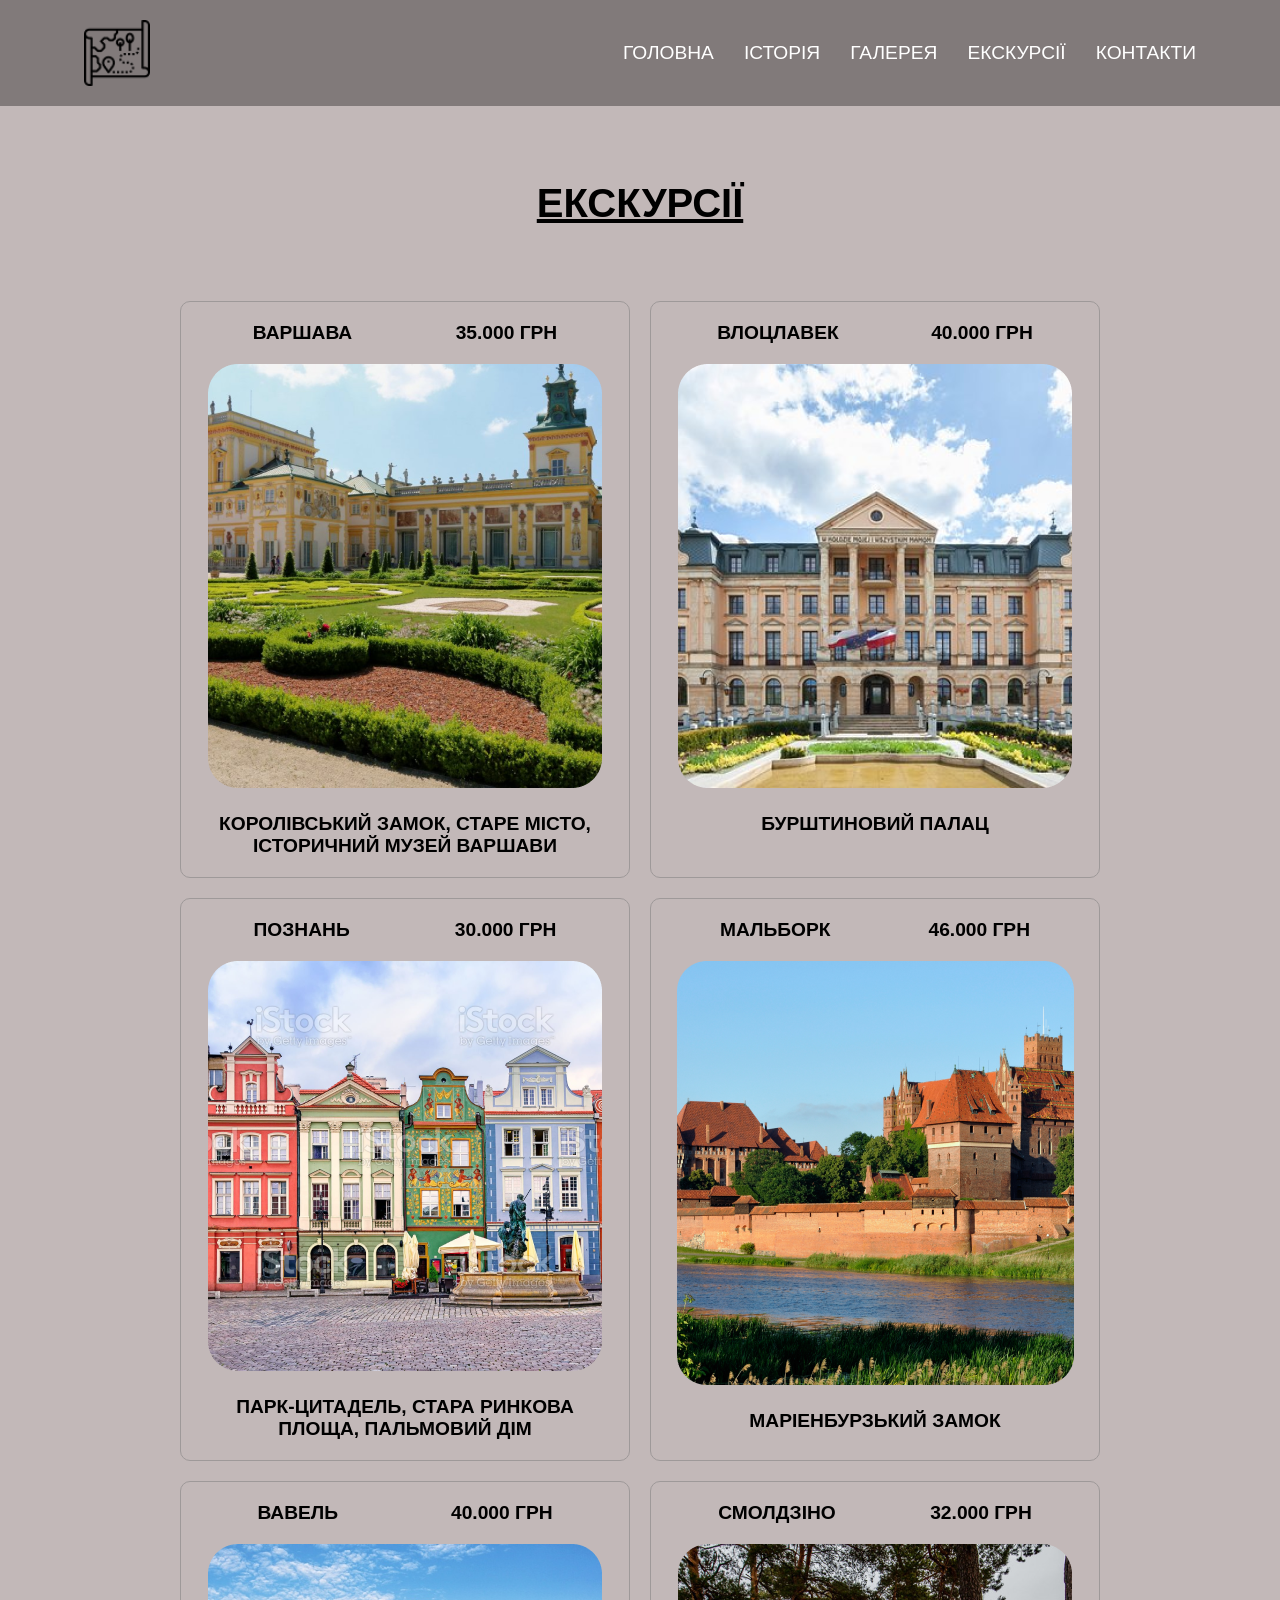
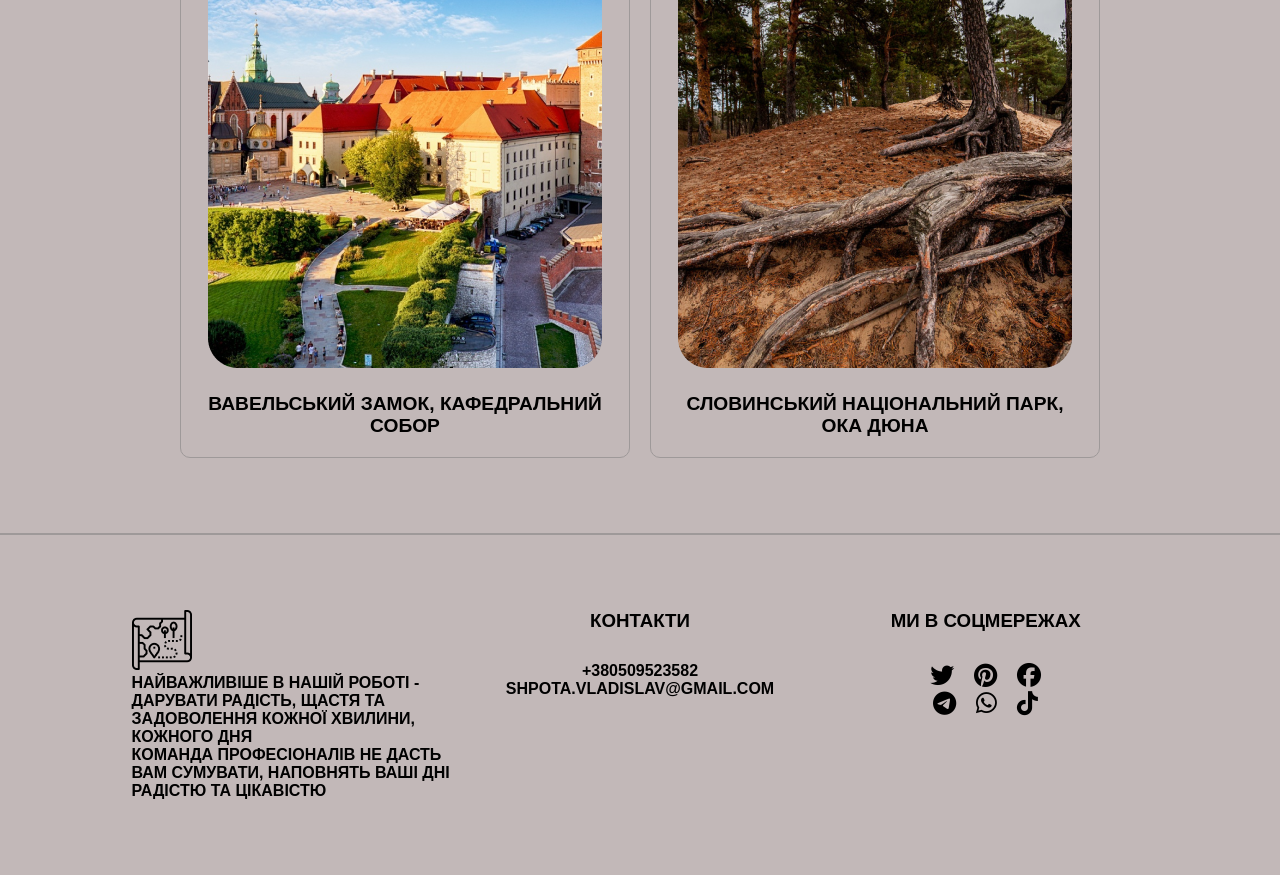
<file: Web/tour.html>
<!DOCTYPE html>
<html lang="en">
<head>
    <meta charset="UTF-8">
    <meta http-equiv="X-UA-Compatible" content="IE=edge">
    <meta name="viewport" content="width=device-width, initial-scale=1.0">
    <link rel="stylesheet" href="./src/css/styles.css">
    <link rel="stylesheet" href="https://cdnjs.cloudflare.com/ajax/libs/font-awesome/6.4.0/css/all.min.css" integrity="sha512-iecdLmaskl7CVkqkXNQ/ZH/XLlvWZOJyj7Yy7tcenmpD1ypASozpmT/E0iPtmFIB46ZmdtAc9eNBvH0H/ZpiBw==" crossorigin="anonymous" referrerpolicy="no-referrer" />
    <title>Tachivka - Екскурсії</title>
</head>
<body>
    <header class="header">
        <div class="container">
            <nav class="nav">
                <img src="./src/img/logo.png" alt="">
                <div class="nav__mobile"><i class="fa-solid fa-bars"></i></div>
                <ul class="nav__list">
                    <li class="nav__list-item"><a href="./index.html">Головна</a></li>
                    <li class="nav__list-item"><a href="./history.html">історія</a></li>
                    <li class="nav__list-item"><a href="./gallery.html">Галерея</a></li>
                    <li class="nav__list-item"><a href="#">Екскурсії</a></li>
                    <li class="nav__list-item"><a href="#footer">Контакти</a></li>
                </ul>
            </nav>
        </div>
    </header>
    <main class="main">
        <section class="tour" id="tour">
            <div class="container">
                <h2 class="tour__title">Екскурсії</h2>
                <div class="tour__content">
                    <div class="tour__card_list">
                        <div class="tour__card">
                            <div class="tour__card_title">
                                <p>Варшава</p>
                                <p>35.000 грн</p>
                            </div>
                            <img src="./src/img/tour_1.png" alt="">
                            <p class="tour__card_description">Королівський замок, Старе місто, Історичний музей варшави</p>
                        </div>
                        <div class="tour__card">
                            <div class="tour__card_title">
                                <p>Влоцлавек</p>
                                <p>40.000 грн</p>
                            </div>
                            <img src="./src/img/tour_2.png" alt="">
                            <p class="tour__card_description">Бурштиновий Палац</p>
                        </div>
                        <div class="tour__card">
                            <div class="tour__card_title">
                                <p>Познань</p>
                                <p>30.000 грн</p>
                            </div>
                            <img src="./src/img/tour_3.png" alt="">
                            <p class="tour__card_description">Парк-Цитадель, Стара Ринкова Площа, Пальмовий Дім</p>
                        </div>
                        <div class="tour__card">
                            <div class="tour__card_title">
                                <p>Мальборк</p>
                                <p>46.000 грн</p>
                            </div>
                            <img src="./src/img/tour_4.png" alt="">
                            <p class="tour__card_description">Маріенбурзький Замок</p>
                        </div>
                        <div class="tour__card">
                            <div class="tour__card_title">
                                <p>Вавель</p>
                                <p>40.000 грн</p>
                            </div>
                            <img src="./src/img/tour_5.png" alt="">
                            <p class="tour__card_description">Вавельський замок, Кафедральний собор</p>
                        </div>
                        <div class="tour__card">
                            <div class="tour__card_title">
                                <p>Смолдзiно</p>
                                <p>32.000 грн</p>
                            </div>
                            <img src="./src/img/tour_6.png" alt="">
                            <p class="tour__card_description">Словинський національний Парк, Ока Дюна </p>
                        </div>
                    </div>
                </div>
            </div>
        </section>
    </main>
    <hr>
    <footer class="footer" id="footer">
        <div class="container">
            <div class="footer__content footer__content_left">
                <img src="./src/img/logo.png" alt="">
                <p>Найважливіше в нашій роботі - дарувати радість, щастя та задоволення кожної хвилини, кожного дня</p>
                <p>Команда професіоналів не дасть вам сумувати, наповнять ваші дні радістю та цікавістю</p>
            </div>
            <div class="footer__content">
                <h3>Контакти</h3>
                <p>+380509523582</p>
                <p>shpota.vladislav@gmail.com</p>
            </div>
            <div class="footer__content">
                <h3>Ми в соцмережах</h3>
                <div class="footer__social_list">
                    <div class="footer__social">
                        <a href="#"><i class="fa-brands fa-twitter"></i></a>
                        <a href="#"><i class="fa-brands fa-pinterest"></i></a>
                        <a href="#"><i class="fa-brands fa-facebook"></i></a>
                    </div>
                    <div class="footer__social">
                        <a href="#"><i class="fa-brands fa-telegram"></i></a>
                        <a href="#"><i class="fa-brands fa-whatsapp"></i></a>
                        <a href="#"><i class="fa-brands fa-tiktok"></i></a>
                    </div>
                </div>
            </div>
        </div>
    </footer>

    <script src="./src/js/main.js"></script>
</body>
</html>
</file>
<file: Web/src/css/styles.css>
@import url('https://fonts.cdnfonts.com/css/open-sans');
@import url('https://fonts.cdnfonts.com/css/nunito-sans');

* {
    margin: 0;
    padding: 0;
    box-sizing: border-box;
}

body {
    font-family: 'Nunito Sans', sans-serif;
    text-transform: uppercase;
}

.container {
    width: 70%;
    margin: 0 auto;
}

.header {
    background-color: #817A7A;
    /* background-color: transparent; */
    position: fixed;
    top: 0;
    left: 0;
    right: 0;
    z-index: 2;
}

.nav {
    padding: 20px;
    height: 106px;
    display: flex;
    justify-content: space-between;
}

.nav__list {
    display: flex;
    justify-content: center;
    align-items: center;
    gap: 30px;
}

.nav__list-item {
    list-style: none;
}

.nav__list-item a {
    font-family: 'Open Sans Condensed', sans-serif;
    font-size: 1.2rem;
    font-weight: 700px;
    text-decoration: none;
    color: #FFFFFF;
    /* color: #000000; */
}

.nav__mobile {
    display: none;
}

#hero {
    background-image: url(../img/hero.png);
    width: 100%;
    height: 100vh;
    background-position: center;
    background-size: cover;
}

#hero::after {
    content: '';
    background-color: #000000;
    position: absolute;
    height: 100vh;
    width: 100%;
    opacity: 0.3;
}

.hero__button {
    text-decoration: none;
    position: absolute;
    padding: 15px 75px;
    border: none;
    border-radius: 30px;
    bottom: 10%;
    left: 50%;
    transform: translateX(-50%);
    text-transform: uppercase;
    background-color: #B9806A;
    font-family: 'Open Sans Condensed', sans-serif;
    font-size: 1.5rem;
    font-weight: 700px;
    color: #FFFFFF;
    z-index: 1;
    cursor: pointer;
}

.home,
.history,
.gallery,
.footer,
.tour {
    background-color: #C2B8B8;
    padding: 75px;
}

.home__title,
.history__title,
.gallery__title,
.tour__title {
    text-align: center;
    margin-bottom: 75px;
    font-size: 2.5rem;
}

.home__title {
    font-family: 'Open Sans Condensed', sans-serif;
    color: #306530;
}

.home__content,
.history__content,
.gallery__content,
.tour__content {
    display: flex;
}

.home__content:nth-child(odd),
.history__content:nth-child(even) {
    flex-direction: row-reverse;
}

.home__text,
.history__text,
.tour__card {
    font-size: 1.2rem;
    font-weight: 700;
}

.home__text,
.history__text {
    text-align: justify;
    padding: 30px 0 30px 30px;
}

.home__content:nth-child(odd) .home__text,
.history__content:nth-child(even) .history__text {
    padding: 30px 30px 30px 0;
}

.home__content img,
.history__content img {
    object-fit: contain;
}

.history,
.gallery,
.tour {
    margin-top: 106px;
}

.gallery__title,
.tour__title {
    text-decoration: underline;
}

.gallery__img_list,
.tour__card_list {
    display: flex;
    flex-wrap: wrap;
    justify-content: center;
    gap: 20px;
}

.gallery__img_list img {
    width: 500px;
    aspect-ratio: 5 / 3;
}

.tour__card {
    width: 500px;
    text-align: center;
    border: 1px solid #9E9999;
    padding: 20px;
    border-radius: 10px;
}

.tour__card_title {
    display: flex;
    justify-content: space-around;
}

.tour__card img {
    margin: 20px 0;
}

hr {
    border: 1px solid #9E9999;
}

.footer .container {
    display: flex;
    gap: 20px;
    justify-content: space-around;

}

.footer__content {
    text-align: center;
    font-weight: 700;
    width: 33%;
}

.footer__content_left {
    text-align: left;
}

.footer__content h3 {
    margin-bottom: 30px;
}

.footer__social_list {
    display: flex;
    flex-direction: column;
}

.footer__social {
    display: flex;
    gap: 20px;
    justify-content: center;

}

.footer__social a {
    color:#000000;
    font-size: 1.5rem;
}

@media only screen and (max-width: 1610px) {
    .container {
        width: 90%;
    }

    .tour__card {
        width: 450px;
    }
}

@media only screen and (max-width: 1400px) {
    .home__content,
    .history__content,
    .home__content:nth-child(odd),
    .history__content:nth-child(even) {
        flex-direction: column;
    }

    .home__text,
    .history__text,
    .home__content:nth-child(odd) .home__text,
    .history__content:nth-child(even) .history__text {
        text-align: justify;
        padding: 30px 0;
    }
}

@media only screen and (max-width: 1100px) {
    .footer .container{
        flex-direction: column;
        align-items: center;
    }

    .footer__content {
        text-align: center;
        margin: 20px 0;
        width: 100%;
    }
}

@media only screen and (max-width: 700px) {
    .container {
        width: 100%;
    }

    .nav__mobile {
        display: initial;
        padding: 10px;
        font-size: 2rem;
        z-index: 3;
    }

    .nav__list {
        position: fixed;
        top: 0;
        left: 0;
        width: 100%;
        height: 100%;
        padding: 15px;
        background: #B9806A;
        transform: translateX(100%);
        transition: transform 0.5s;
        flex-direction: column;
    }

    .nav__list.active {
        transform: translateX(0);
    }

    .nav__list-item a {
        font-size: 1.5rem;
    }

    .hero__button {
        font-size: 1rem;
    }

    .home,
    .history,
    .gallery,
    .footer,
    .tour {
        padding: 75px 20px;
    }

    .gallery__img_list img {
        width: 100%;
    }

    .home__title,
    .history__title,
    .gallery__title,
    .tour__title {
        font-size: 1.5rem;
    }

    .home__text,
    .history__text,
    .tour__card,
    .footer__content {
        font-size: 0.9rem;
    }
}

@media only screen and (max-width: 500px) {
    .tour__card {
        width: 100%;
    }

    .tour__card img {
        width: 100%;
        aspect-ratio: 1 / 1;
    }
}
</file>
